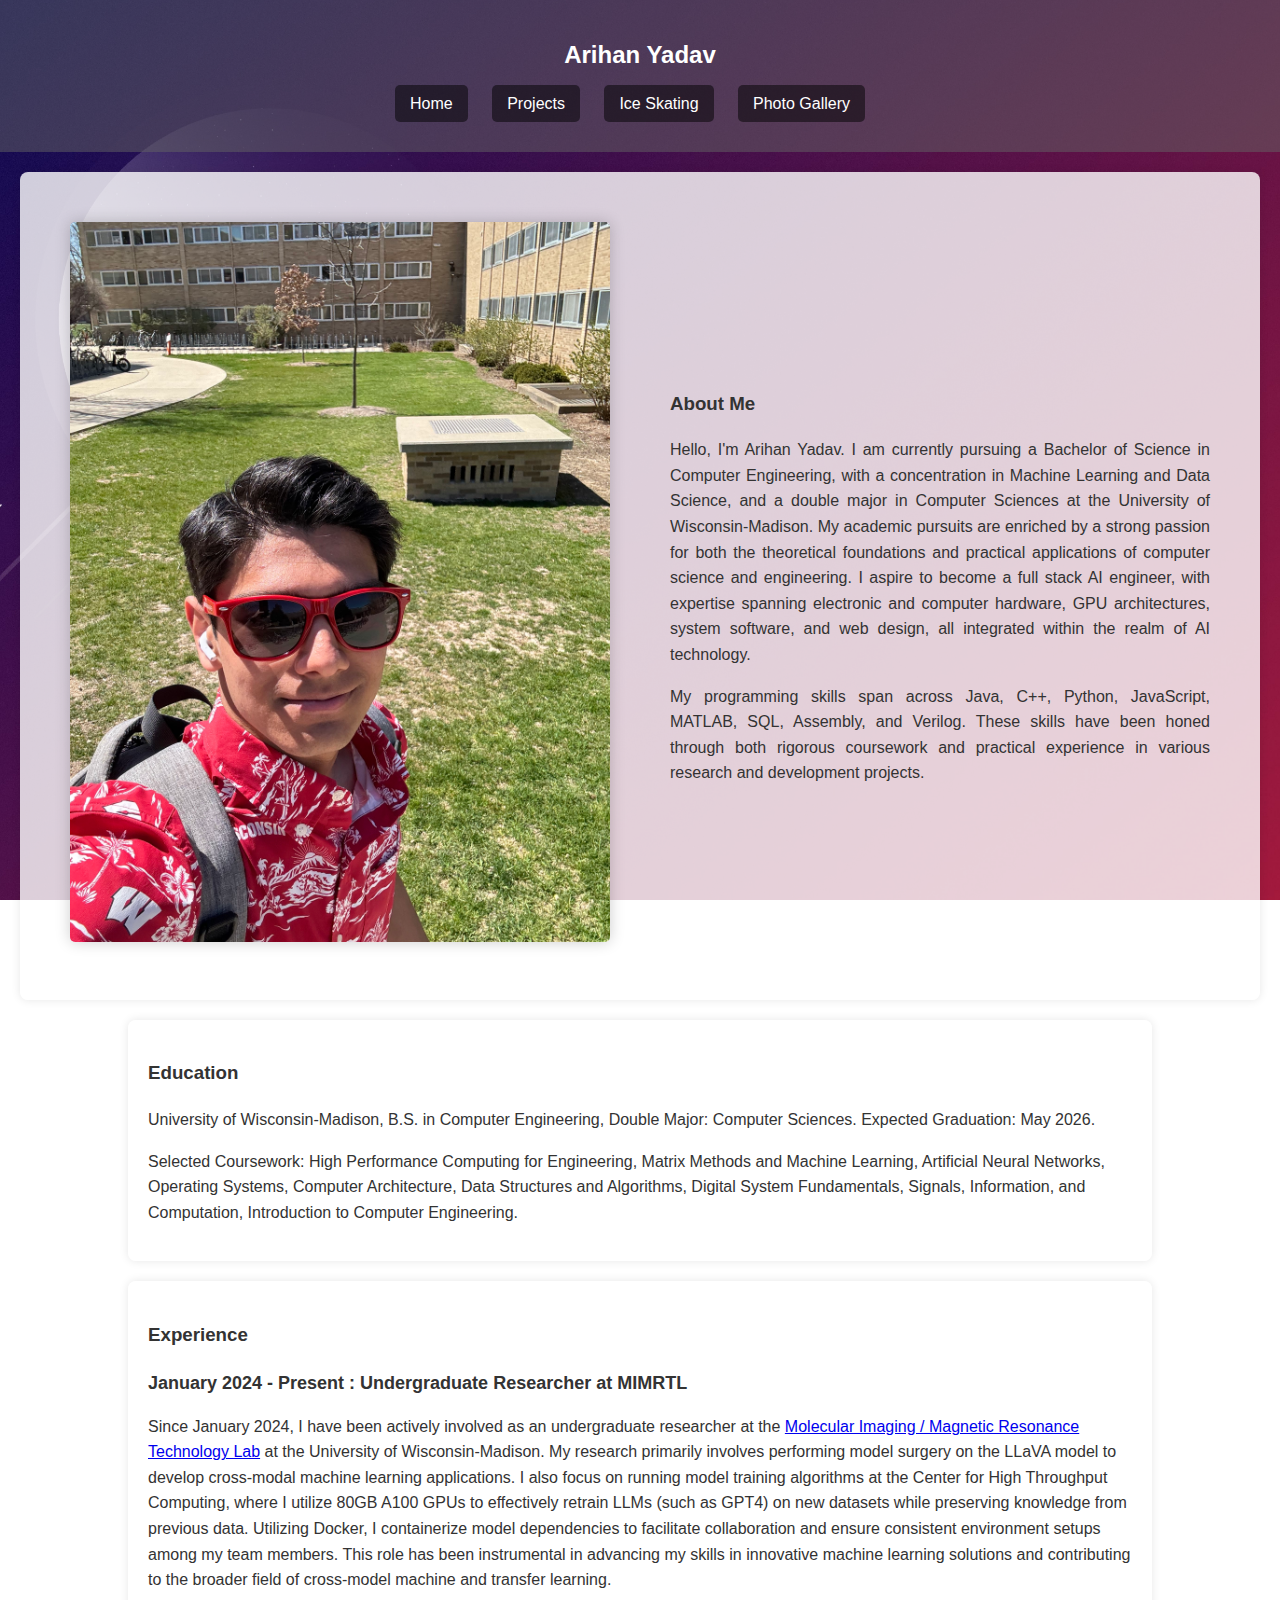
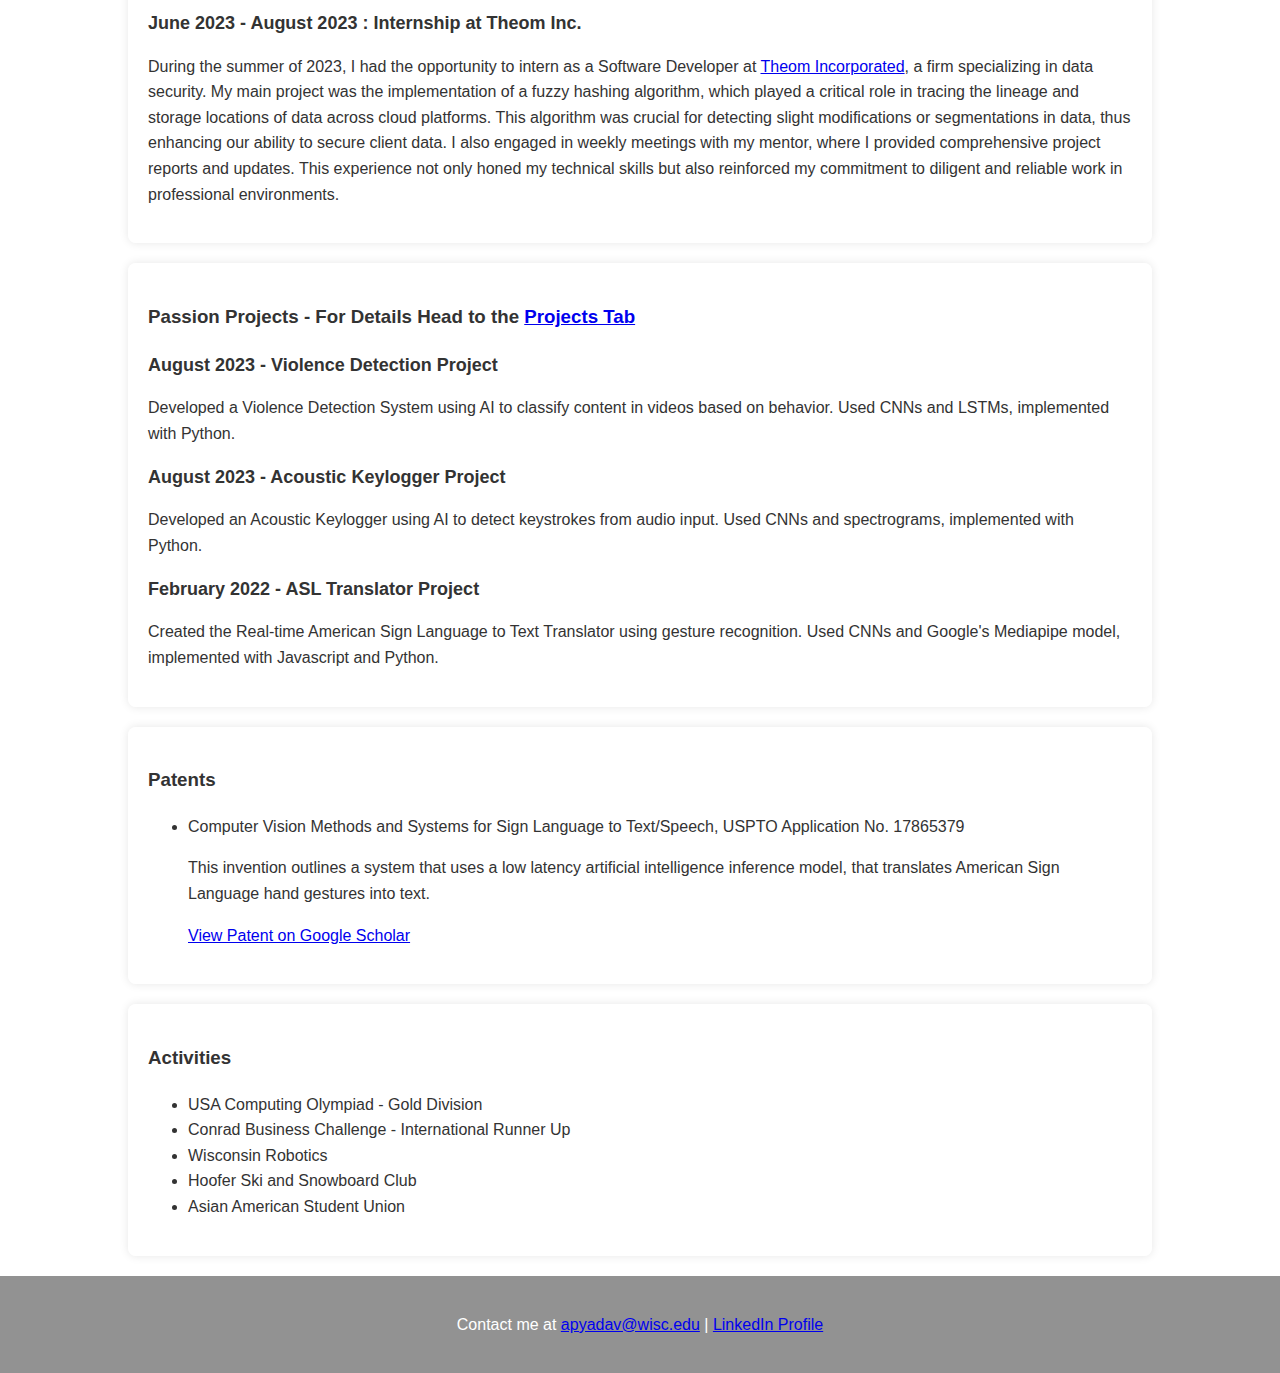
<file: index.html>
<!DOCTYPE html>
<html lang="en">
<head>
    <meta charset="UTF-8">
    <meta name="viewport" content="width=device-width, initial-scale=1.0">
    <title>Arihan Yadav</title>
    <link rel="stylesheet" type="text/css" href="styles.css">
</head>
<body>
    <header>
        <h1>Arihan Yadav</h1>
        <nav>
            <ul>
                <li><a href="index.html">Home</a></li>
                <li><a href="projects.html">Projects</a></li>
                <li><a href="hockey.html">Ice Skating</a></li>
                <li><a href="gallery.html">Photo Gallery</a></li>
            </ul>
        </nav>
    </header>
    <section id="aboutMe" class="flex-container">
        <div class="flex-child">
            <img src="selfie.jpg" alt="Fun Portrait" id="profilePicture">
        </div>
        <div class="flex-child">
            <h3>About Me</h3>
            <p>Hello, I'm Arihan Yadav. I am currently pursuing a Bachelor of Science in Computer Engineering, with a concentration in Machine Learning and Data Science, and a double major in Computer Sciences at the University of Wisconsin-Madison. My academic pursuits are enriched by a strong passion for both the theoretical foundations and practical applications of computer science and engineering. I aspire to become a full stack AI engineer, with expertise spanning electronic and computer hardware, GPU architectures, system software, and web design, all integrated within the realm of AI technology.</p>
            <p>My programming skills span across Java, C++, Python, JavaScript, MATLAB, SQL, Assembly, and Verilog. These skills have been honed through both rigorous coursework and practical experience in various research and development projects.</p>
        </div>
    </section>
    <section>
        <h3>Education</h3>
        <p>University of Wisconsin-Madison, B.S. in Computer Engineering, Double Major: Computer Sciences. Expected Graduation: May 2026.</p>
        <p>Selected Coursework: High Performance Computing for Engineering, Matrix Methods and Machine Learning, Artificial Neural Networks, Operating Systems, Computer Architecture, Data Structures and Algorithms, Digital System Fundamentals, Signals, Information, and Computation, Introduction to Computer Engineering.</p>
    </section>
    <section>
        <h3>Experience</h3>
        <h2>January 2024 - Present : Undergraduate Researcher at MIMRTL</h2>
        <p>Since January 2024, I have been actively involved as an undergraduate researcher at the <a href="https://mimrtl.radiology.wisc.edu/mimrtl-research/" target="_blank" rel="noopener noreferrer">Molecular Imaging / Magnetic Resonance Technology Lab</a> at the University of Wisconsin-Madison. My research primarily involves performing model surgery on the LLaVA model to develop cross-modal machine learning applications. I also focus on running model training algorithms at the Center for High Throughput Computing, where I utilize 80GB A100 GPUs to effectively retrain LLMs (such as GPT4) on new datasets while preserving knowledge from previous data. Utilizing Docker, I containerize model dependencies to facilitate collaboration and ensure consistent environment setups among my team members. This role has been instrumental in advancing my skills in innovative machine learning solutions and contributing to the broader field of cross-model machine and transfer learning.</p>
        <h2>June 2023 - August 2023 : Internship at Theom Inc.</h2>
        <p>During the summer of 2023, I had the opportunity to intern as a Software Developer at <a href="https://www.theom.ai/" target="_blank" rel="noopener noreferrer">Theom Incorporated</a>, a firm specializing in data security. My main project was the implementation of a fuzzy hashing algorithm, which played a critical role in tracing the lineage and storage locations of data across cloud platforms. This algorithm was crucial for detecting slight modifications or segmentations in data, thus enhancing our ability to secure client data. I also engaged in weekly meetings with my mentor, where I provided comprehensive project reports and updates. This experience not only honed my technical skills but also reinforced my commitment to diligent and reliable work in professional environments.</p>
    </section>
    <section id="timeline">
        <h3>Passion Projects - For Details Head to the <a href="projects.html">Projects Tab</a></h3>
        <div class="timeline-container">
            <div class="timeline-block">
                <div class="timeline-dot"></div>
                <div class="timeline-content">
                    <h2>August 2023 - Violence Detection Project</h2>
                    <p>Developed a Violence Detection System using AI to classify content in videos based on behavior. Used CNNs and LSTMs, implemented with Python.</p>
                </div>
            </div>
            <div class="timeline-block">
                <div class="timeline-dot"></div>
                <div class="timeline-content">
                    <h2>August 2023 - Acoustic Keylogger Project</h2>
                    <p>Developed an Acoustic Keylogger using AI to detect keystrokes from audio input. Used CNNs and spectrograms, implemented with Python.</p>
                </div>
            </div>
            <div class="timeline-block">
                <div class="timeline-dot"></div>
                <div class="timeline-content">
                    <h2>February 2022 - ASL Translator Project</h2>
                    <p>Created the Real-time American Sign Language to Text Translator using gesture recognition. Used CNNs and Google's Mediapipe model, implemented with Javascript and Python.</p>
                </div>
            </div>
        </div>
    </section>
    <section>
        <h3>Patents</h3>
        <ul>
            <li>Computer Vision Methods and Systems for Sign Language to Text/Speech, USPTO Application No. 17865379
                <p>This invention outlines a system that uses a low latency artificial intelligence inference model, that translates American Sign Language hand gestures into text.</p>
                <p><a href="https://scholar.google.com/citations?view_op=view_citation&hl=en&user=9G0W7UMAAAAJ&citation_for_view=9G0W7UMAAAAJ:u5HHmVD_uO8C" target="_blank" rel="noopener noreferrer">View Patent on Google Scholar</a></p>
            </li>
        </ul>
    </section>
    <section>
        <h3>Activities</h3>
        <ul>
            <li>USA Computing Olympiad - Gold Division</li>
            <li>Conrad Business Challenge - International Runner Up</li>
            <li>Wisconsin Robotics</li>
            <li>Hoofer Ski and Snowboard Club</li>
            <li>Asian American Student Union</li>
        </ul>
    </section>
    <footer>
        <p>Contact me at <a href="mailto:apyadav@wisc.edu">apyadav@wisc.edu</a> | <a href="https://linkedin.com/in/arihanyadav" target="_blank" rel="noopener noreferrer">LinkedIn Profile</a></p>
    </footer>
    <script src="scripts.js"></script>
</body>
</html>
</file>
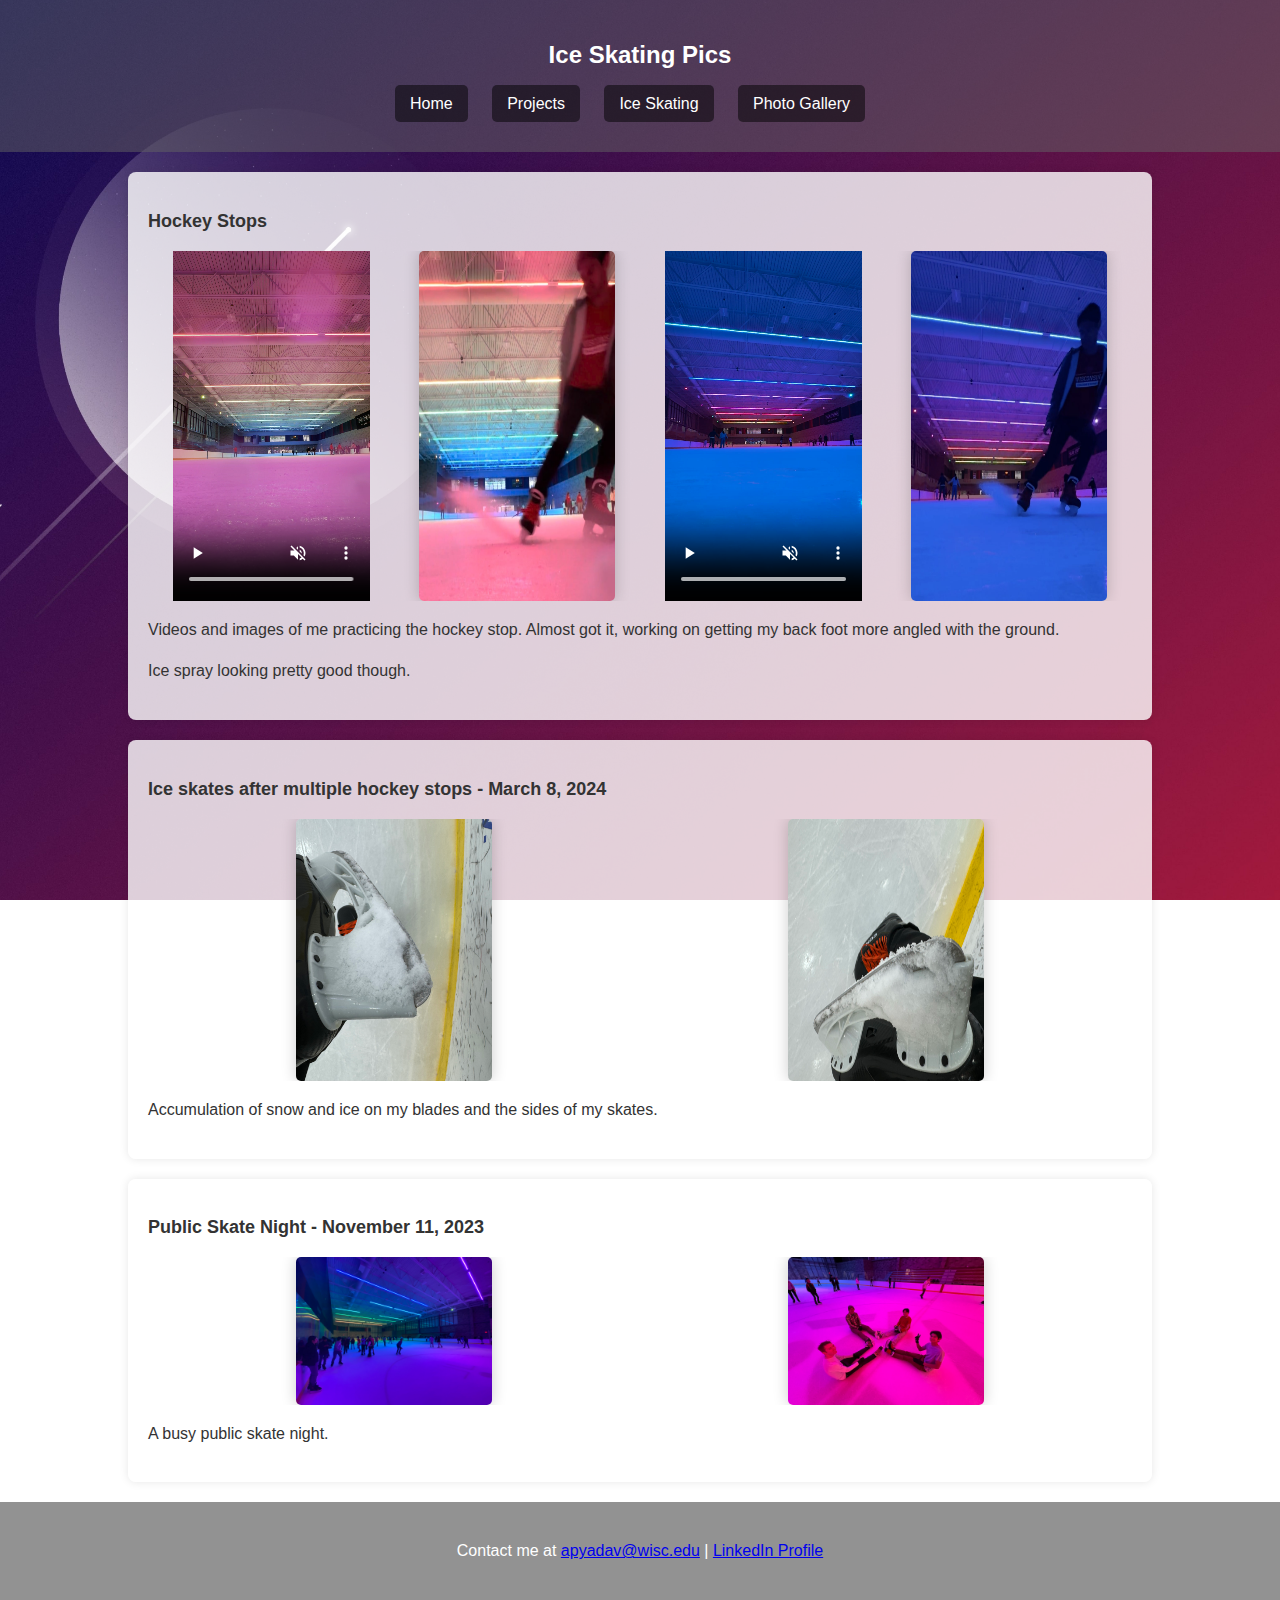
<file: hockey.html>
<!DOCTYPE html>
<html lang="en">
<head>
    <meta charset="UTF-8">
    <meta name="viewport" content="width=device-width, initial-scale=1.0">
    <title>Ice Skating Pics</title>
    <link rel="stylesheet" type="text/css" href="styles.css">
</head>
<body>
    <header>
        <h1>Ice Skating Pics</h1>
        <nav>
            <ul>
                <li><a href="index.html">Home</a></li>
                <li><a href="projects.html">Projects</a></li>
                <li><a href="hockey.html">Ice Skating</a></li>
                <li><a href="gallery.html">Photo Gallery</a></li>
            </ul>
        </nav>
    </header>
    <section>
        <h2>Hockey Stops</h2>
        <div class="gallery-container">
            <video muted controls onclick="expandMedia(this)">
                <source src="hockey/IMG_71981.mp4" type="video/mp4">
                Your browser does not support the video tag.
            </video>
            <img src="hockey/IMG_719811.jpg" alt="public skate picture" onclick="expandMedia(this)">
            <video muted controls onclick="expandMedia(this)">
                <source src="hockey/IMG_71991.mp4" type="video/mp4">
                Your browser does not support the video tag.
            </video>
            <img src="hockey/IMG_719911.jpg" alt="public skate picture" onclick="expandMedia(this)">
        </div>
        <p>Videos and images of me practicing the hockey stop. Almost got it, working on getting my back foot more angled with the ground.</p>
        <p>Ice spray looking pretty good though.</p>
    </section>
    <section>
        <h2>Ice skates after multiple hockey stops - March 8, 2024</h2>
        <div class="gallery-container">
            <img src="hockey/IMG_7026.jpg" alt="hockey skate picture" onclick="expandMedia(this)">
            <img src="hockey/IMG_7027.jpg" alt="hockey skate picture" onclick="expandMedia(this)">
        </div>
        <p>Accumulation of snow and ice on my blades and the sides of my skates.</p>
    </section>
    <section>
        <h2>Public Skate Night - November 11, 2023</h2>
        <div class="gallery-container">
            <img src="hockey/IMG_6571.jpg" alt="public skate picture" onclick="expandMedia(this)">
            <img src="hockey/IMG_0196.jpg" alt="public skate picture" onclick="expandMedia(this)">
        </div>
        <p>A busy public skate night.</p>
    </section>
    <footer>
        <p>Contact me at <a href="mailto:apyadav@wisc.edu">apyadav@wisc.edu</a> | <a href="https://linkedin.com/in/arihanyadav" target="_blank" rel="noopener noreferrer">LinkedIn Profile</a></p>
    </footer>
    <script src="scripts.js"></script>
</body>
</html>
</file>
<file: styles.css>
/* General Body Styles */
body {
    font-family: 'Segoe UI', 'Arial', sans-serif; 
    margin: 0;
    padding: 0;
    color: #333;
    background: url('background.jpg') no-repeat center center fixed;
    background-size: cover; 
    line-height: 1.6; 
}

/* Text and Section Styling */
h1 {
    font-size: 24px; 
}
h2 {
    font-size: 18px; 
}

p, li {
    font-size: 16px; 
}

/* List styles for nested lists in Experience section */
ul ul {
    list-style-type: circle; 
    margin-left: 20px;
}

/* Header Styles */
header {
    color: white;
    padding: 20px 10%;
    text-align: center;
    background: rgba(100, 100, 100, 0.5); 
}

/* Navigation Styles */
nav ul {
    list-style-type: none;
    padding: 0;
}

nav ul li {
    display: inline;
    margin-right: 20px;
}

nav ul li a {
    color: white;
    text-decoration: none;
    font-size: 16px;
    padding: 10px 15px;
    background-color: rgba(0, 0, 0, 0.5);
    border-radius: 5px;
}

/* Flex Container for side-by-side layout */
.flex-container {
    display: flex;
    align-items: center;
    justify-content: space-around;
    margin: 20px;
}

.flex-child {
    flex: 1;
    margin: 10px;
    padding: 20px;
    text-align: justify; 
}

/* Section Styles */
section {
    margin: 20px 10%;
    padding: 20px;
    background-color: rgba(255, 255, 255, 0.8); /* Light background for sections for better readability */
    box-shadow: 0 0 10px rgba(0,0,0,0.1);
    border-radius: 8px;
}

/* Footer Styles */
footer {
    background-color: rgba(100, 100, 100, 0.7);
    color: white;
    text-align: center;
    padding: 20px 10%;
}

/* Image Styles */
img {
    max-width: 100%;
    height: auto;
    border-radius: 5px;
    box-shadow: 0 0 15px rgba(0, 0, 0, 0.2);
}

/* Accessibility Improvements */
a, button {
    outline: none; 
}
a:focus, button:focus {
    outline: 2px solid white; /* Custom outline for focused elements */
}

/* Responsive Image Background */
@media (max-width: 600px) {
    header, footer {
        padding: 20px;
    }
    .flex-container {
        flex-direction: column; /* Stack elements vertically on small screens */
    }
}

/* Gallery Image Styles */
.gallery-container {
    display: flex;
    flex-wrap: wrap;
    justify-content: space-around;
    overflow-x: auto; /* Allows horizontal scrolling */
}

.gallery-container img, video {
    width: 20%; /* Initial size of each image */
    transition: transform 0.3s ease; /* Smooth transition for scaling */
    cursor: pointer; /* Indicates that an image can be clicked */
}

.expanded {
    position: fixed; /* Fixed position to cover the viewport */
    top: 50%; /* Center vertically */
    left: 50%; /* Center horizontally */
    min-width: 50%; /* Min size params */
    min-height: 50vh;
    width: 5000px; /* Auto width for natural image size */
    height: auto; /* Auto height for natural image size */
    max-width: 80%; /* Up to 80% of the viewport width */
    max-height: 80vh; /* Up to 80% of the viewport height */
    object-fit: contain; /* Ensures entire image is visible */
    transform: translate(-50%, -50%); /* Adjust position to center the image exactly */
    z-index: 1000; /* Ensures the image is on top of other content */
    cursor: zoom-out; /* Indicates clicking again will minimize */
}
</file>
